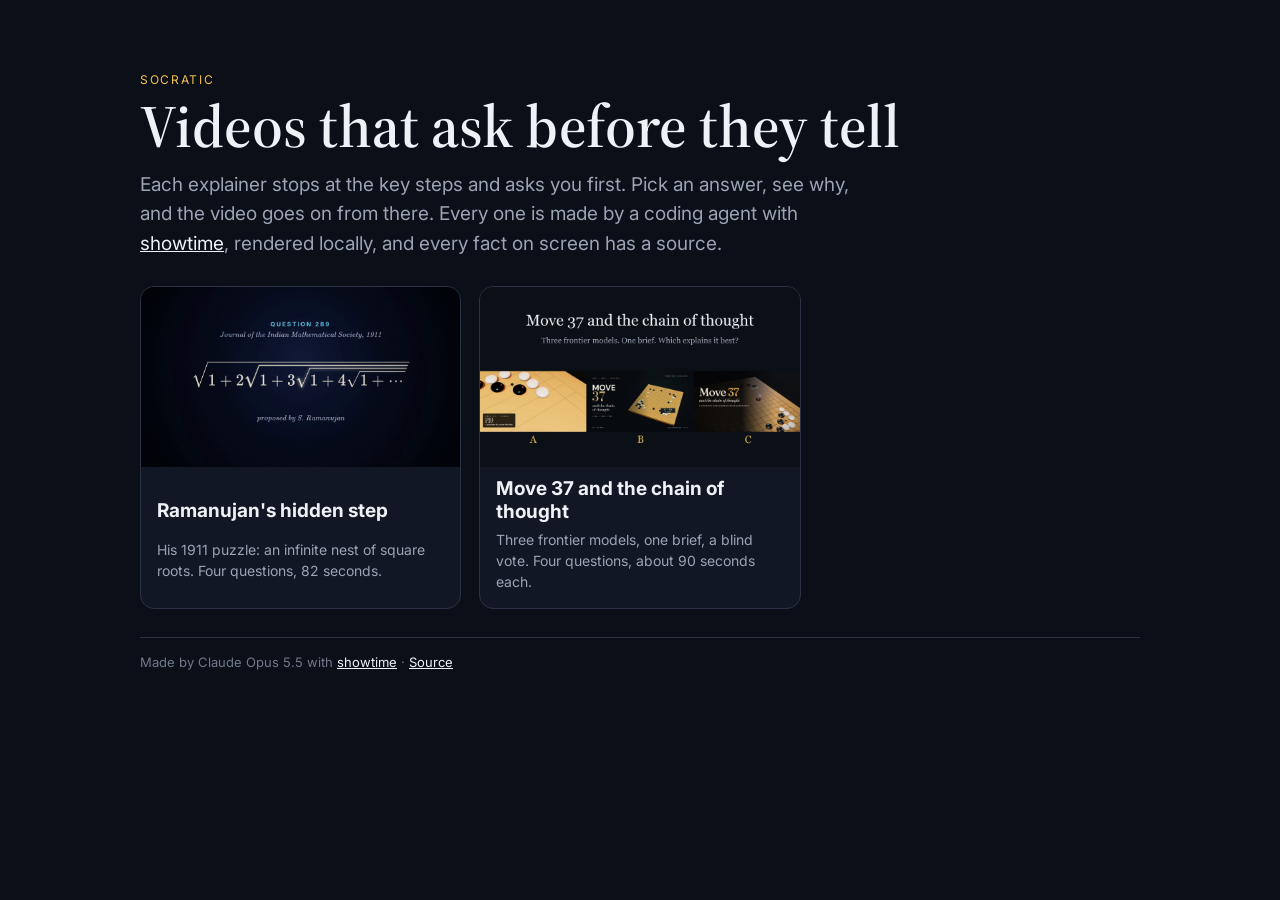
<file: index.html>
<!doctype html>
<html lang="en">
<head>
<meta charset="utf-8">
<meta name="viewport" content="width=device-width, initial-scale=1, viewport-fit=cover">
<title>Socratic videos</title>
<meta name="description" content="Explainer videos that stop and ask you before they tell you. Made by coding agents with showtime.">
<meta property="og:title" content="Socratic videos">
<meta property="og:description" content="Explainer videos that stop and ask you before they tell you.">
<meta property="og:url" content="https://faviovazquez.github.io/socratic-showtime/">
<meta property="og:image" content="https://faviovazquez.github.io/socratic-showtime/ramanujan/card.jpg">
<meta name="twitter:card" content="summary_large_image">
<meta name="twitter:image" content="https://faviovazquez.github.io/socratic-showtime/ramanujan/card.jpg">
<link rel="stylesheet" href="https://fonts.googleapis.com/css2?family=Inter:wght@400;600;700&family=Source+Serif+4:opsz,wght@8..60,600&display=swap">
<style>
  :root { color-scheme: dark; }
  body { margin: 0; background: #0b0f17; color: #eef1f6; font-family: Inter, system-ui, sans-serif; }
  main { max-width: 1000px; margin: 0 auto; padding: clamp(28px, 6vw, 72px) 16px 48px; display: grid; gap: 28px; }
  .kicker { font-size: 12px; letter-spacing: .14em; text-transform: uppercase; color: #f2c14e; }
  h1 { font-family: "Source Serif 4", Georgia, serif; font-weight: 600; font-size: clamp(34px, 6vw, 60px); line-height: 1.05; margin: 8px 0 12px; text-wrap: balance; }
  .lede { color: #9aa4b5; font-size: clamp(16px, 2.2vw, 19px); line-height: 1.55; margin: 0; max-width: 62ch; }
  .grid { display: grid; grid-template-columns: repeat(auto-fill, minmax(min(100%, 300px), 1fr)); gap: 18px; }
  a.card { display: grid; gap: 10px; text-decoration: none; color: inherit; background: #111724; border: 1px solid #2a3344; border-radius: 14px; overflow: hidden; transition: border-color .15s; }
  a.card:hover, a.card:focus-visible { border-color: #f2c14e; outline: none; }
  .card img { width: 100%; aspect-ratio: 16 / 9; object-fit: cover; display: block; background: #000; }
  .card .body { padding: 0 16px 16px; display: grid; gap: 6px; }
  .card h2 { margin: 0; font-size: 19px; }
  .card p { margin: 0; color: #9aa4b5; font-size: 14px; line-height: 1.5; }
  .soon { border: 1px dashed #2a3344; border-radius: 14px; display: grid; place-items: center; padding: 24px; color: #6f7a8c; font-size: 14px; text-align: center; min-height: 160px; }
  footer { color: #6f7a8c; font-size: 13px; border-top: 1px solid #2a3344; padding-top: 16px; }
  footer a { color: #eef1f6; }
</style>
</head>
<body>
<main>
  <header>
    <div class="kicker">Socratic</div>
    <h1>Videos that ask before they tell</h1>
    <p class="lede">Each explainer stops at the key steps and asks you first. Pick an answer, see why, and the video goes on from there. Every one is made by a coding agent with <a href="https://github.com/FavioVazquez/showtime" style="color:#eef1f6">showtime</a>, rendered locally, and every fact on screen has a source.</p>
  </header>
  <section class="grid">
    <a class="card" href="ramanujan/">
      <img src="ramanujan/poster.png" alt="Ramanujan's nested radical">
      <div class="body">
        <h2>Ramanujan's hidden step</h2>
        <p>His 1911 puzzle: an infinite nest of square roots. Four questions, 82 seconds.</p>
      </div>
    </a>
    <a class="card" href="move37/">
      <img src="move37/card.jpg" alt="Move 37 and the chain of thought: entries A, B and C">
      <div class="body">
        <h2>Move 37 and the chain of thought</h2>
        <p>Three frontier models, one brief, a blind vote. Four questions, about 90 seconds each.</p>
      </div>
    </a>
  </section>
  <footer>Made by Claude Opus 5.5 with <a href="https://github.com/FavioVazquez/showtime">showtime</a> · <a href="https://github.com/FavioVazquez/socratic-showtime">Source</a></footer>
</main>
</body>
</html>
</file>
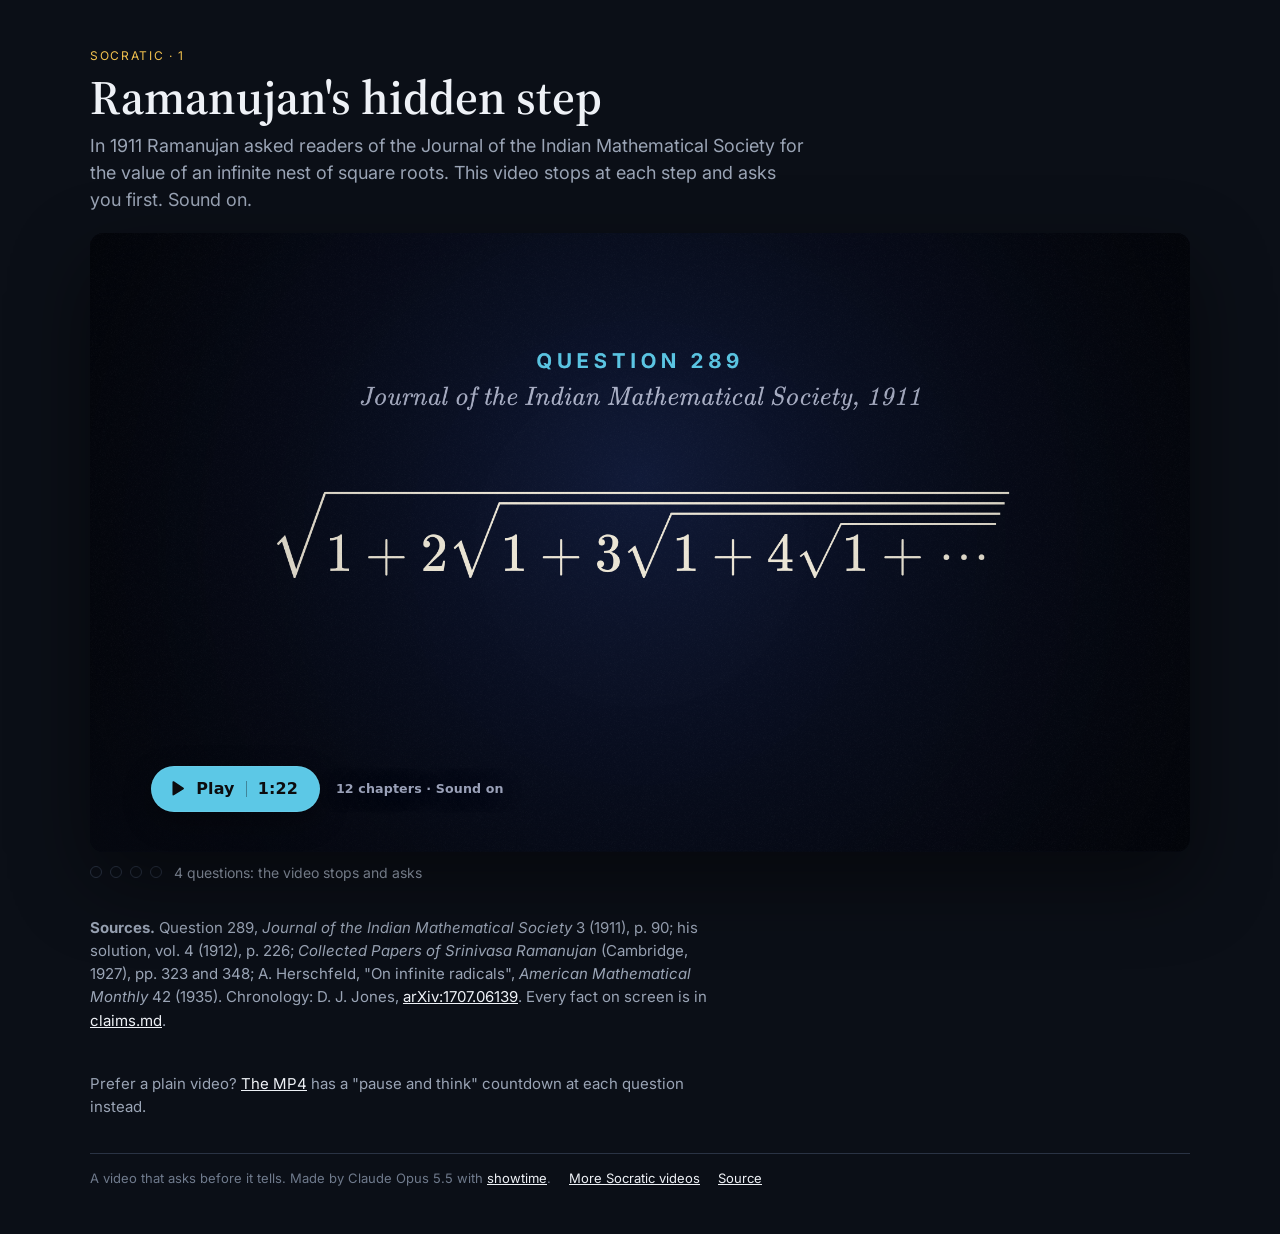
<file: ramanujan/index.html>
<!doctype html>
<html lang="en">
<head>
<meta charset="utf-8">
<meta name="viewport" content="width=device-width, initial-scale=1, viewport-fit=cover">
<title>Ramanujan's hidden step · Socratic</title>
<meta name="description" content="Ramanujan's 1911 nested radical, as a video that stops and makes you take each step.">
<meta property="og:title" content="Ramanujan's hidden step">
<meta property="og:description" content="A video that asks before it tells. Made by Claude Opus 5.5 with showtime.">
<meta property="og:type" content="website">
<meta property="og:url" content="https://faviovazquez.github.io/socratic-showtime/ramanujan/">
<meta property="og:image" content="https://faviovazquez.github.io/socratic-showtime/ramanujan/card.jpg">
<meta property="og:image:width" content="1920">
<meta property="og:image:height" content="1080">
<meta property="og:image:alt" content="Ramanujan's nested radical: what is it equal to?">
<meta name="twitter:card" content="summary_large_image">
<meta name="twitter:title" content="Ramanujan's hidden step">
<meta name="twitter:description" content="A video that stops and makes you take each step before it tells you. Made by Claude Opus 5.5 with showtime.">
<meta name="twitter:image" content="https://faviovazquez.github.io/socratic-showtime/ramanujan/card.jpg">
<link rel="preconnect" href="https://fonts.googleapis.com">
<link rel="stylesheet" href="https://fonts.googleapis.com/css2?family=Inter:wght@400;600;700&family=Source+Serif+4:opsz,wght@8..60,600&display=swap">
<link rel="stylesheet" href="../socratic/socratic.css">
<style>
  :root { color-scheme: dark; }
  body { margin: 0; background: #0b0f17; color: #eef1f6; font-family: Inter, system-ui, sans-serif; }
  main { max-width: 1100px; margin: 0 auto; padding: clamp(20px, 4vw, 48px) 16px 48px; display: grid; gap: 20px; }
  header { display: grid; gap: 8px; }
  .kicker { font-size: 12px; letter-spacing: .14em; text-transform: uppercase; color: #f2c14e; }
  h1 { font-family: "Source Serif 4", Georgia, serif; font-weight: 600; font-size: clamp(28px, 5vw, 48px); line-height: 1.1; margin: 0; text-wrap: balance; }
  .lede { color: #9aa4b5; font-size: clamp(15px, 2vw, 18px); line-height: 1.5; margin: 0; max-width: 65ch; }
  .notes { display: grid; gap: 10px; color: #9aa4b5; font-size: 15px; line-height: 1.55; max-width: 70ch; }
  .notes a, footer a { color: #eef1f6; }
  footer { color: #6f7a8c; font-size: 13px; border-top: 1px solid #2a3344; padding-top: 16px; display: flex; flex-wrap: wrap; gap: 6px 18px; }
</style>
</head>
<body>
<main>
  <header>
    <div class="kicker">Socratic · 1</div>
    <h1>Ramanujan's hidden step</h1>
    <p class="lede">In 1911 Ramanujan asked readers of the Journal of the Indian Mathematical Society for the value of an infinite nest of square roots. This video stops at each step and asks you first. Sound on.</p>
  </header>

  <div class="socratic" data-video="ramanujan.html" data-questions="socratic.json" data-title="Ramanujan's hidden step"></div>

  <section class="notes">
    <p><strong>Sources.</strong> Question 289, <em>Journal of the Indian Mathematical Society</em> 3 (1911), p. 90; his solution, vol. 4 (1912), p. 226; <em>Collected Papers of Srinivasa Ramanujan</em> (Cambridge, 1927), pp. 323 and 348; A. Herschfeld, "On infinite radicals", <em>American Mathematical Monthly</em> 42 (1935). Chronology: D. J. Jones, <a href="https://arxiv.org/abs/1707.06139">arXiv:1707.06139</a>. Every fact on screen is in <a href="claims.md">claims.md</a>.</p>
    <p>Prefer a plain video? <a href="ramanujan-socratic-1920x1080.mp4">The MP4</a> has a "pause and think" countdown at each question instead.</p>
  </section>

  <footer>
    <span>A video that asks before it tells. Made by Claude Opus 5.5 with <a href="https://github.com/FavioVazquez/showtime">showtime</a>.</span>
    <a href="../">More Socratic videos</a>
    <a href="https://github.com/FavioVazquez/socratic-showtime">Source</a>
  </footer>
</main>
<script src="../socratic/socratic.js"></script>
</body>
</html>
</file>
<file: socratic/socratic.css>
.socratic { --soc-bg: #0b0f17; --soc-panel: rgba(14, 19, 29, 0.94); --soc-fg: #eef1f6; --soc-dim: #9aa4b5;
  --soc-rule: #2a3344; --soc-accent: #f2c14e; --soc-right: #5fd3a0; --soc-wrong: #ff8a6b;
  color: var(--soc-fg); font-family: Inter, system-ui, -apple-system, "Segoe UI", sans-serif; }
.soc-stage { position: relative; width: 100%; aspect-ratio: 16 / 9; max-width: 100%; background: #000; border-radius: 14px;
  overflow: hidden; box-shadow: 0 30px 80px rgba(0, 0, 0, 0.45); }
.socratic.is-asking .soc-stage { box-shadow: 0 0 0 2px var(--soc-accent), 0 30px 80px rgba(0, 0, 0, 0.45); }
@media (max-width: 700px) { .soc-stage { aspect-ratio: 2 / 3; } }
.soc-card[hidden] { display: none; }
.soc-frame { position: absolute; inset: 0; width: 100%; height: 100%; border: 0; }
.soc-card { margin-top: 14px; background: var(--soc-panel); border: 1px solid var(--soc-accent);
  border-radius: 16px; padding: clamp(14px, 3vw, 24px); display: grid; gap: 12px; animation: soc-in .22s ease-out; }
@keyframes soc-in { from { opacity: 0; transform: translateY(6px); } }
.soc-kicker { font-size: 12px; letter-spacing: .12em; text-transform: uppercase; color: var(--soc-accent); }
.soc-prompt { font-size: clamp(17px, 2.6vw, 24px); line-height: 1.3; font-weight: 600; text-wrap: balance; }
.soc-choices { display: grid; gap: 8px; grid-template-columns: repeat(auto-fit, minmax(min(100%, 150px), 1fr)); }
.soc-choice { display: flex; align-items: center; gap: 12px; width: 100%; text-align: left; font: inherit; font-size: clamp(15px, 2.2vw, 18px);
  color: var(--soc-fg); background: rgba(255, 255, 255, 0.04); border: 1px solid var(--soc-rule); border-radius: 10px;
  padding: 10px 14px; cursor: pointer; transition: border-color .15s, background .15s; }
.soc-choice:hover:not(:disabled), .soc-choice:focus-visible { border-color: var(--soc-accent); background: rgba(242, 193, 78, 0.08); outline: none; }
.soc-choice:disabled { cursor: default; opacity: .55; }
.soc-choice.is-right { opacity: 1; border-color: var(--soc-right); box-shadow: inset 0 0 0 1px var(--soc-right); background: rgba(95, 211, 160, 0.16); }
.soc-choice.is-right::after { content: "\2713"; margin-left: auto; color: var(--soc-right); font-weight: 700; }
.soc-choice.is-wrong { opacity: 1; border-color: var(--soc-wrong); box-shadow: inset 0 0 0 1px var(--soc-wrong); background: rgba(255, 138, 107, 0.14); }
.soc-choice.is-wrong::after { content: "\2717"; margin-left: auto; color: var(--soc-wrong); font-weight: 700; }
.soc-key { display: inline-grid; place-items: center; width: 26px; height: 26px; border-radius: 7px; flex: none;
  font-size: 13px; font-weight: 700; background: rgba(255, 255, 255, 0.08); color: var(--soc-dim); }
.soc-hint { font-size: 13px; color: var(--soc-dim); }
.soc-feedback { font-size: 15px; line-height: 1.45; }
.soc-feedback.is-right strong { color: var(--soc-right); }
.soc-feedback.is-wrong strong { color: var(--soc-wrong); }
.soc-go { justify-self: start; font: inherit; font-weight: 600; font-size: 15px; color: #11151c; background: var(--soc-accent);
  border: 0; border-radius: 10px; padding: 10px 18px; cursor: pointer; }
.soc-go:focus-visible { outline: 2px solid var(--soc-fg); outline-offset: 2px; }
.soc-bar { display: flex; align-items: center; gap: 8px; margin-top: 12px; flex-wrap: wrap; font-size: 14px; color: var(--soc-dim); }
.soc-dot { width: 10px; height: 10px; border-radius: 50%; border: 1.5px solid var(--soc-rule); }
.soc-dot.is-right { background: var(--soc-right); border-color: var(--soc-right); }
.soc-dot.is-wrong { background: var(--soc-wrong); border-color: var(--soc-wrong); }
.soc-score { margin-left: 4px; font-variant-numeric: tabular-nums; }
</file>
